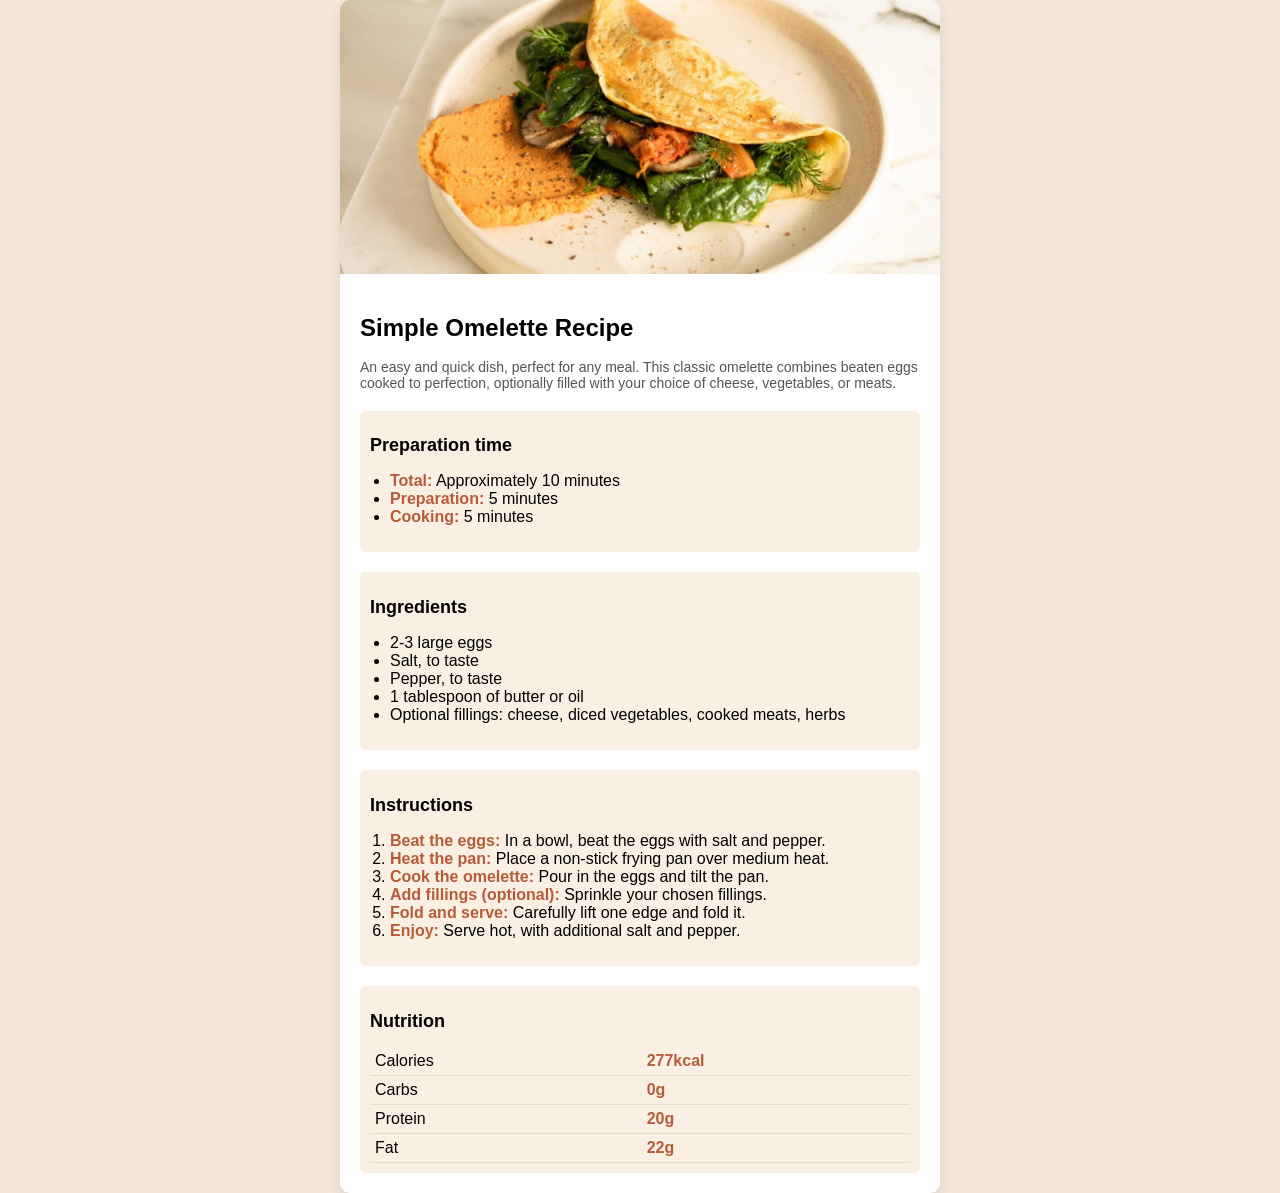
<file: Frontend Mentor/Project1/index.html>
<!DOCTYPE html>
<html lang="en">
<head>
    <meta charset="UTF-8">
    <meta name="viewport" content="width=device-width, initial-scale=1.0">
    <title>Document</title>
    <link rel="stylesheet" href="./style.css">
</head>
<body>
    <div class="container">
        <img src="./image/image-omelette.jpeg" alt="Omelette" class="image">
        <div class="content">
            <h1>Simple Omelette Recipe</h1>
            <p class="description">
                An easy and quick dish, perfect for any meal. This classic omelette combines beaten eggs 
                cooked to perfection, optionally filled with your choice of cheese, vegetables, or meats.
            </p>

            <div class="section">
                <h2>Preparation time</h2>
                <ul>
                    <li><strong>Total:</strong> Approximately 10 minutes</li>
                    <li><strong>Preparation:</strong> 5 minutes</li>
                    <li><strong>Cooking:</strong> 5 minutes</li>
                </ul>
            </div>

            <div class="section">
                <h2>Ingredients</h2>
                <ul>
                    <li>2-3 large eggs</li>
                    <li>Salt, to taste</li>
                    <li>Pepper, to taste</li>
                    <li>1 tablespoon of butter or oil</li>
                    <li>Optional fillings: cheese, diced vegetables, cooked meats, herbs</li>
                </ul>
            </div>

            <div class="section">
                <h2>Instructions</h2>
                <ol>
                    <li><strong>Beat the eggs:</strong> In a bowl, beat the eggs with salt and pepper.</li>
                    <li><strong>Heat the pan:</strong> Place a non-stick frying pan over medium heat.</li>
                    <li><strong>Cook the omelette:</strong> Pour in the eggs and tilt the pan.</li>
                    <li><strong>Add fillings (optional):</strong> Sprinkle your chosen fillings.</li>
                    <li><strong>Fold and serve:</strong> Carefully lift one edge and fold it.</li>
                    <li><strong>Enjoy:</strong> Serve hot, with additional salt and pepper.</li>
                </ol>
            </div>

            <div class="section">
                <h2>Nutrition</h2>
                <table>
                    <tr>
                        <td>Calories</td>
                        <td><strong>277kcal</strong></td>
                    </tr>
                    <tr>
                        <td>Carbs</td>
                        <td><strong>0g</strong></td>
                    </tr>
                    <tr>
                        <td>Protein</td>
                        <td><strong>20g</strong></td>
                    </tr>
                    <tr>
                        <td>Fat</td>
                        <td><strong>22g</strong></td>
                    </tr>
                </table>
            </div>
        </div>
    </div>
</body>
</html>
</file>
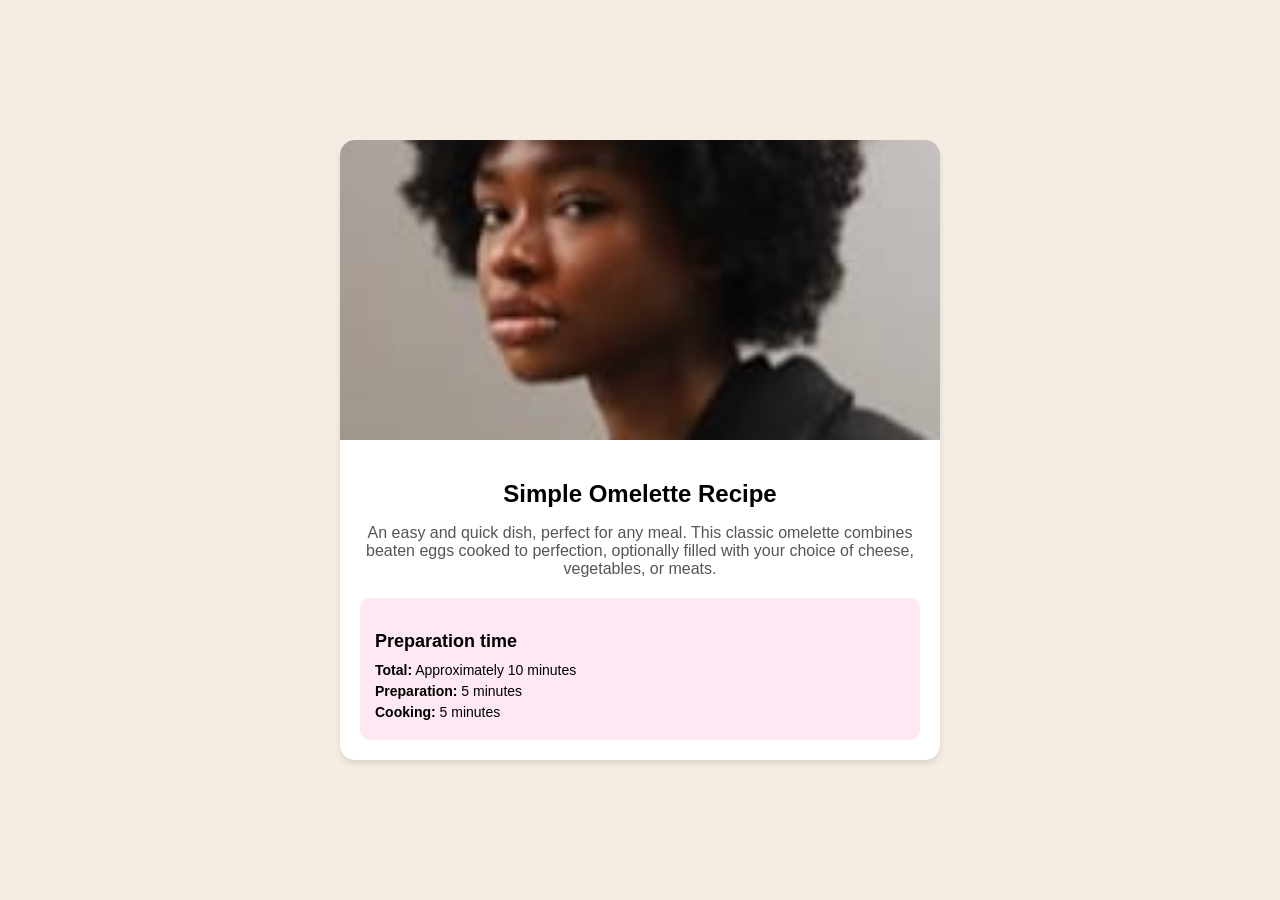
<file: Frontend Mentor/Project2/index.html>
<!DOCTYPE html>
<html lang="en">
<head>
  <meta charset="UTF-8">
  <meta name="viewport" content="width=device-width, initial-scale=1.0">
  <title>Recipe Card</title>
  <link rel="stylesheet" href="./style.css">
</head>
<body>
  <div class="recipe-card">
    <img src="./photo/avatar-jessica.jpeg" alt="Recipe Image" class="recipe-image">
    <div class="recipe-content">
      <h1 class="recipe-title">Simple Omelette Recipe</h1>
      <p class="recipe-description">
        An easy and quick dish, perfect for any meal. This classic omelette combines beaten eggs cooked to perfection, optionally filled with your choice of cheese, vegetables, or meats.
      </p>
      <div class="prep-time">
        <h3>Preparation time</h3>
        <p><strong>Total:</strong> Approximately 10 minutes</p>
        <p><strong>Preparation:</strong> 5 minutes</p>
        <p><strong>Cooking:</strong> 5 minutes</p>
      </div>
    </div>
  </div>
</body>
</html>
</file>
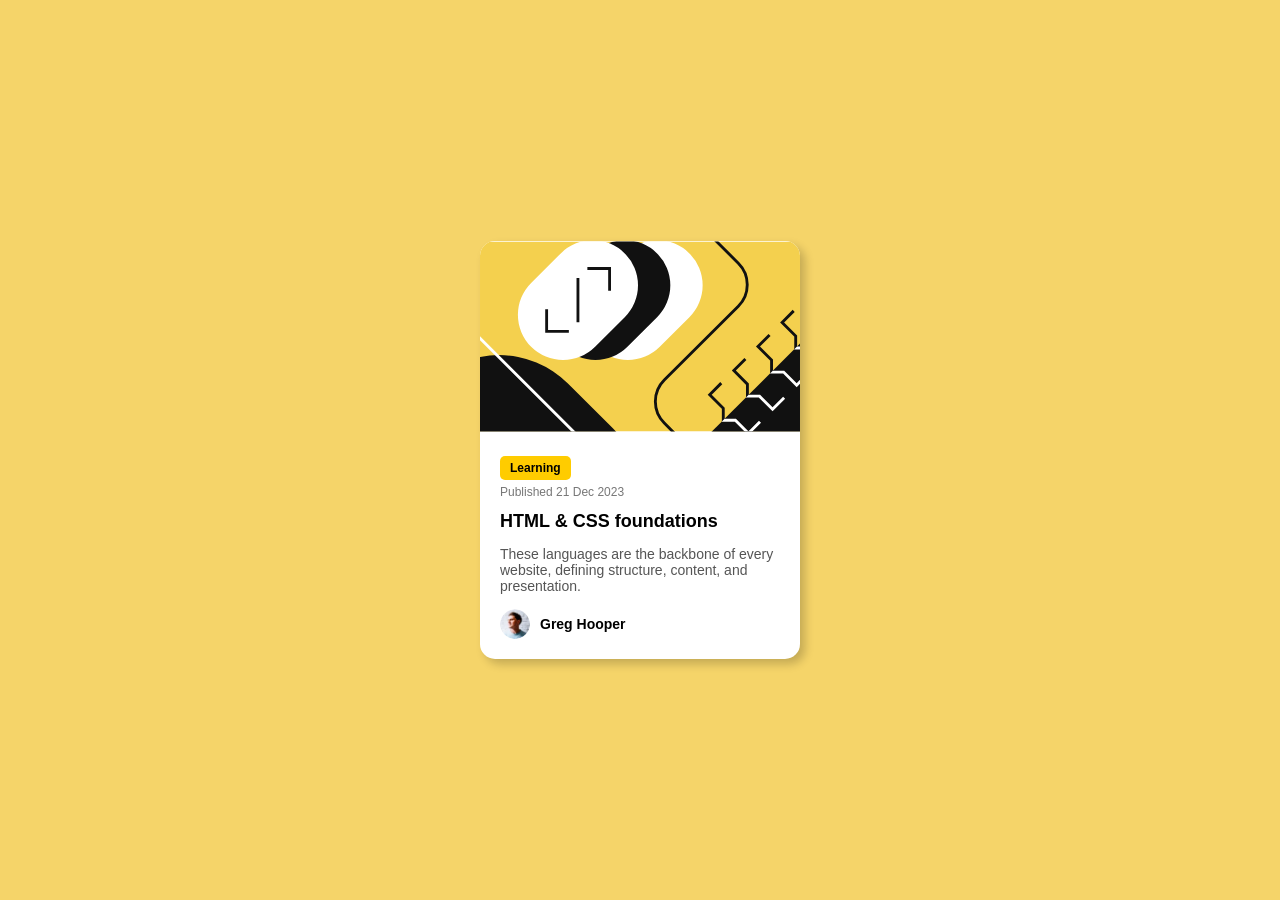
<file: Frontend Mentor/Project4/index.html>
<!DOCTYPE html>
<html lang="en">
<head>
    <meta charset="UTF-8">
    <meta name="viewport" content="width=device-width, initial-scale=1.0">
    <title>Document</title>
    <link rel="stylesheet" href="./style.css">
</head>
<body>
    <div class="card">
        <img src="./second_image/illustration-article.svg" alt="Card Image" class="card-image">
        <div class="card-content">
            <span class="tag">Learning</span>
            <p class="date">Published 21 Dec 2023</p>
            <h2>HTML & CSS foundations</h2>
            <p class="description">
                These languages are the backbone of every website, defining structure, content, and presentation.
            </p>
            <div class="author">
                <img src="./image/image-avatar.webp" alt="Author Image" class="author-image">
                <span class="author-name">Greg Hooper</span>
            </div>
        </div>
    </div>
</body>
</html>
</file>
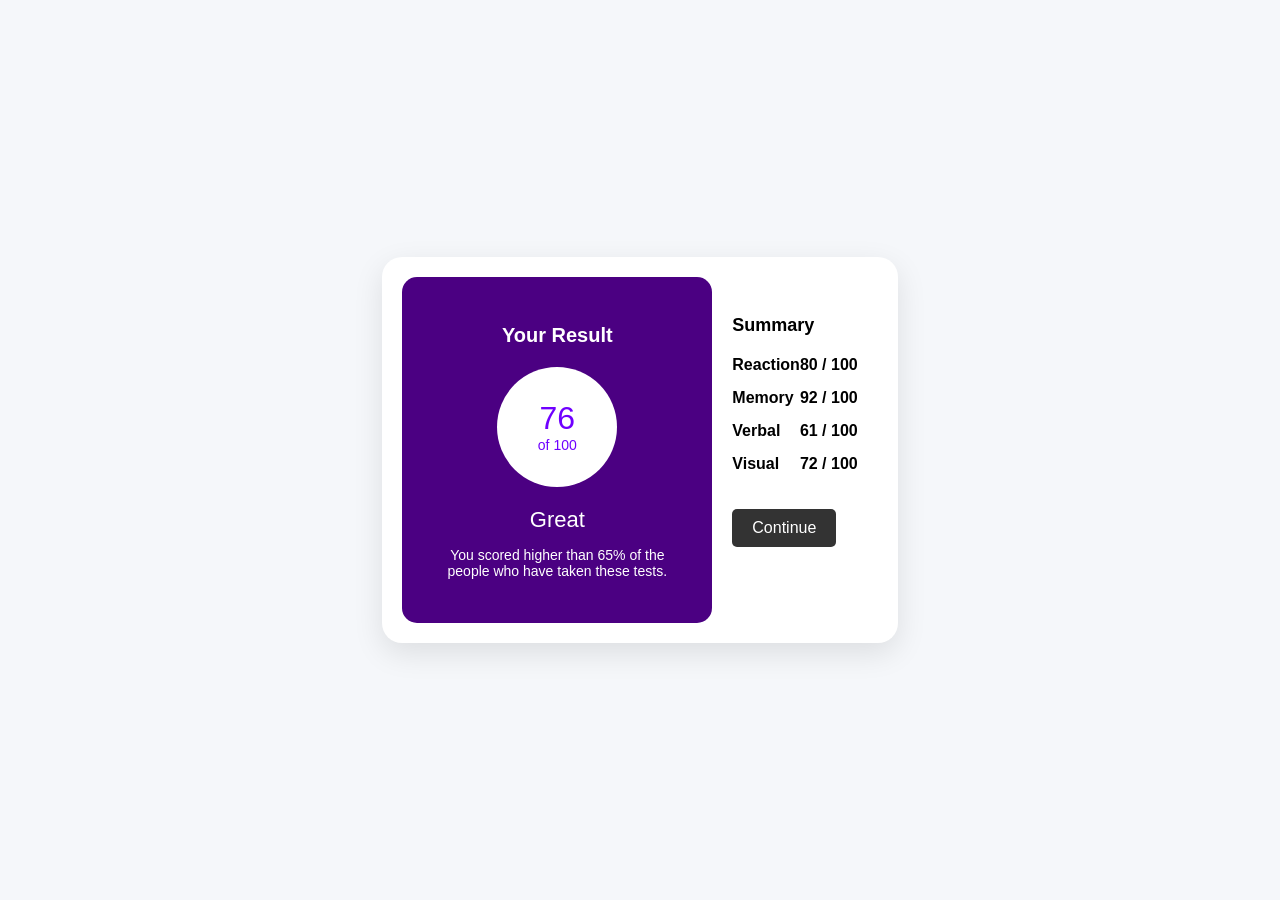
<file: Frontend Mentor/Project5/index.html>
<!DOCTYPE html>
<html lang="en">
<head>
    <meta charset="UTF-8">
    <meta name="viewport" content="width=device-width, initial-scale=1.0">
    <title>Document</title>
    <link rel="stylesheet" href="./style.css">
</head>
<body>
    <div class="container">
        <div class="result">
            <h2>Your Result</h2>
            <div class="score-circle">
                <span>76</span>
                <small>of 100</small>
            </div>
            <p class="score-text">Great</p>
            <p class="description">You scored higher than 65% of the people who have taken these tests.</p>
        </div>
        <div class="summary">
            <h3>Summary</h3>
            <ul>
                <li><span>Reaction</span> <span>80 / 100</span></li>
                <li><span>Memory</span> <span>92 / 100</span></li>
                <li><span>Verbal</span> <span>61 / 100</span></li>
                <li><span>Visual</span> <span>72 / 100</span></li>
            </ul>
            <button class="continue-btn">Continue</button>
        </div>
    </div>
</body>
</html>
</file>
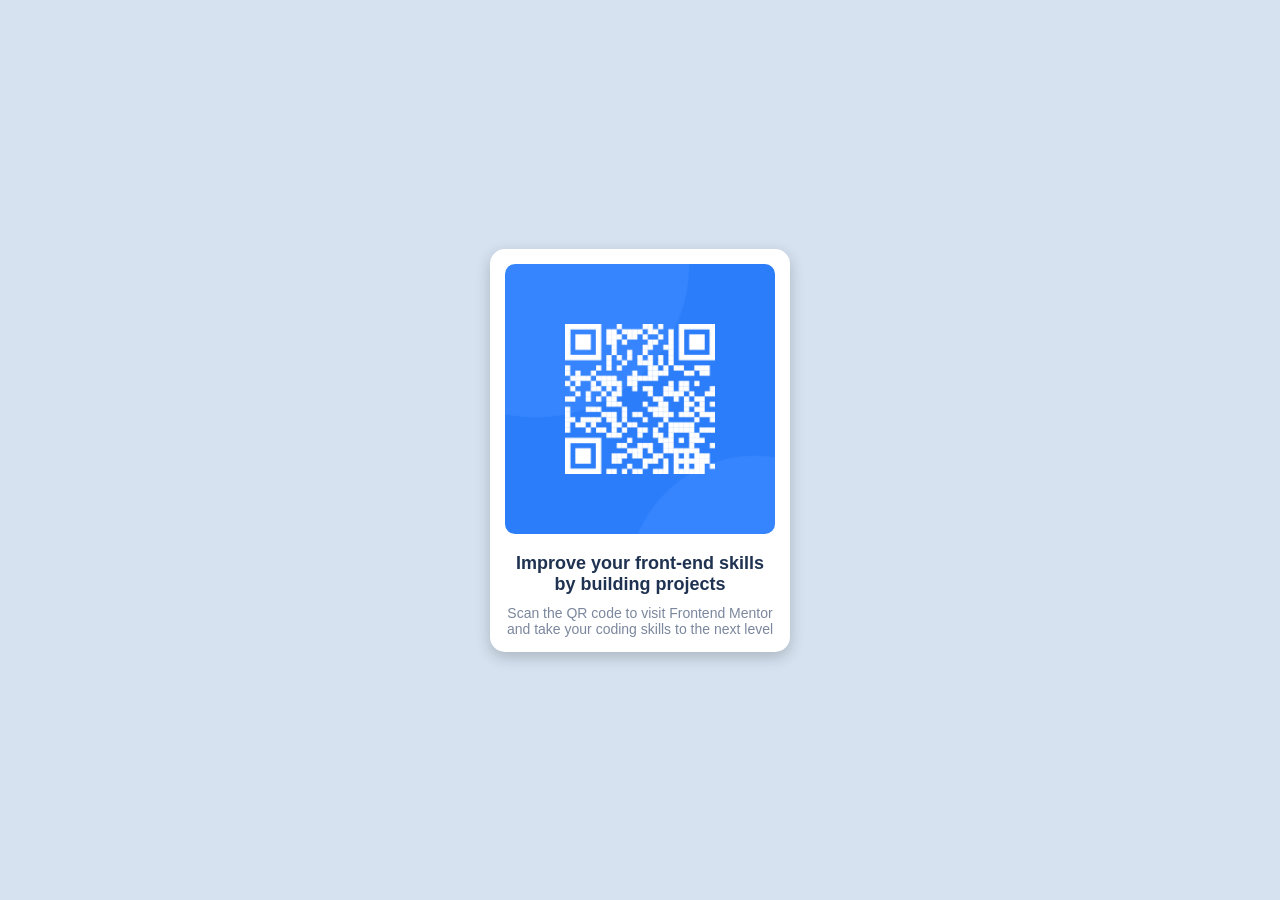
<file: Frontend Mentor/Project6/index.html>
<!DOCTYPE html>
<html lang="en">
<head>
    <meta charset="UTF-8">
    <meta name="viewport" content="width=device-width, initial-scale=1.0">
    <title>QR Code Card</title>
    <link rel="stylesheet" href="./style.css">
</head>
<body>
    <div class="card">
        <img src="./image/image-qr-code.png" alt="QR Code" class="qr-image">
        <div class="content">
            <h2>Improve your front-end skills by building projects</h2>
            <p>Scan the QR code to visit Frontend Mentor and take your coding skills to the next level</p>
        </div>
    </div>
</body>
</html>
</file>
<file: Frontend Mentor/Project1/style.css>
body {
    background-color: #f5e8db;
    font-family: Arial, sans-serif;
    display: flex;
    justify-content: center;
    align-items: center;
    min-height: 100vh;
    margin: 0;
}

.container {
    background: white;
    width: 600px;
    border-radius: 10px;
    overflow: hidden;
    box-shadow: 0px 5px 15px rgba(0, 0, 0, 0.1);
}

.image {
    width: 100%;
    height: auto;
}

.content {
    padding: 20px;
}

h1 {
    font-size: 24px;
    font-weight: bold;
}

.description {
    color: #555;
    font-size: 14px;
}

.section {
    background-color: #faefe3;
    padding: 10px;
    border-radius: 5px;
    margin-top: 20px;
}

h2 {
    font-size: 18px;
}

ul, ol {
    padding-left: 20px;
}

table {
    width: 100%;
    border-collapse: collapse;
    margin-top: 10px;
}

td {
    padding: 5px;
    border-bottom: 1px solid #ddd;
}

strong {
    color: #b75c3b;
}
</file>
<file: Frontend Mentor/Project2/style.css>
body {
    background-color: #F5EDE3;
    font-family: 'Arial', sans-serif;
    display: flex;
    justify-content: center;
    align-items: center;
    height: 100vh;
    margin: 0;
  }
  
  .recipe-card {
    background-color: white;
    width: 600px;
    border-radius: 15px;
    box-shadow: 0 4px 6px rgba(0, 0, 0, 0.1);
    overflow: hidden;
  }
  
  .recipe-image {
    width: 100%;
    height: 300px;
    object-fit: cover;
  }
  
  .recipe-content {
    padding: 20px;
    text-align: center;
  }
  
  .recipe-title {
    font-size: 24px;
    font-weight: bold;
    margin-bottom: 10px;
  }
  
  .recipe-description {
    color: #555;
    font-size: 16px;
    margin-bottom: 20px;
  }
  
  .prep-time {
    background-color: #FDE8F3;
    padding: 15px;
    border-radius: 10px;
    text-align: left;
  }
  
  .prep-time h3 {
    font-size: 18px;
    margin-bottom: 10px;
  }
  
  .prep-time p {
    font-size: 14px;
    margin: 5px 0;
  }
</file>
<file: Frontend Mentor/Project4/style.css>
body {
    background-color: #f5d469;
    display: flex;
    justify-content: center;
    align-items: center;
    min-height: 100vh;
    font-family: Arial, sans-serif;
    margin: 0;
}

.card {
    background: white;
    width: 320px;
    border-radius: 15px;
    box-shadow: 5px 5px 10px rgba(0, 0, 0, 0.2);
    overflow: hidden;
}

.card-image {
    width: 100%;
    height: auto;
}

.card-content {
    padding: 20px;
}

.tag {
    display: inline-block;
    background-color: #ffcc00;
    color: black;
    font-size: 12px;
    font-weight: bold;
    padding: 5px 10px;
    border-radius: 5px;
}

.date {
    font-size: 12px;
    color: #777;
    margin-top: 5px;
}

h2 {
    font-size: 18px;
    font-weight: bold;
    margin: 10px 0;
}

.description {
    font-size: 14px;
    color: #555;
}

.author {
    display: flex;
    align-items: center;
    margin-top: 15px;
}

.author-image {
    width: 30px;
    height: 30px;
    border-radius: 50%;
    margin-right: 10px;
}

.author-name {
    font-size: 14px;
    font-weight: bold;
}
</file>
<file: Frontend Mentor/Project5/style.css>
body {
    font-family: Arial, sans-serif;
    margin: 0;
    padding: 0;
    display: flex;
    justify-content: center;
    align-items: center;
    height: 100vh;
    background-color: #f5f7fa;
}

.container {
    display: flex;
    background-color: #ffffff;
    padding: 20px;
    border-radius: 20px;
    box-shadow: 0 10px 30px rgba(0, 0, 0, 0.1);
}

.result {
    background: #4b0082;
    color: white;
    padding: 30px;
    border-radius: 15px;
    text-align: center;
    width: 250px;
}

.result h2 {
    margin-bottom: 20px;
    font-size: 20px;
}

.score-circle {
    background-color: white;
    color: #6f00ff;
    width: 120px;
    height: 120px;
    margin: 0 auto 20px;
    border-radius: 50%;
    display: flex;
    flex-direction: column;
    justify-content: center;
    align-items: center;
    font-size: 32px;
}

.score-circle small {
    font-size: 14px;
    color: #6f00ff;
}

.score-text {
    font-size: 22px;
    margin: 10px 0;
}

.description {
    font-size: 14px;
}

.summary {
    padding: 20px;
    text-align: left;
}

.summary h3 {
    margin-bottom: 20px;
    font-size: 18px;
}

.summary ul {
    list-style: none;
    padding: 0;
}

.summary li {
    display: flex;
    justify-content: space-between;
    margin-bottom: 15px;
    font-size: 16px;
    font-weight: bold;
}


.continue-btn {
    margin-top: 20px;
    padding: 10px 20px;
    background-color: #333;
    color: white;
    border: none;
    border-radius: 5px;
    font-size: 16px;
    cursor: pointer;
}
</file>
<file: Frontend Mentor/Project6/style.css>
* {
    box-sizing: border-box;
    margin: 0;
    padding: 0;
    font-family: Arial, sans-serif;
}

body {
    display: flex;
    justify-content: center;
    align-items: center;
    height: 100vh;
    background-color: #d6e2f0;
}

.card {
    background-color: white;
    border-radius: 15px;
    width: 300px;
    padding: 15px;
    text-align: center;
    box-shadow: 0 5px 15px rgba(0, 0, 0, 0.2);
}

.qr-image {
    width: 100%;
    border-radius: 10px;
}

.content {
    margin-top: 15px;
}

h2 {
    font-size: 18px;
    font-weight: bold;
    color: #1f3251;
}

p {
    font-size: 14px;
    color: #7b879d;
    margin-top: 10px;
}
</file>
